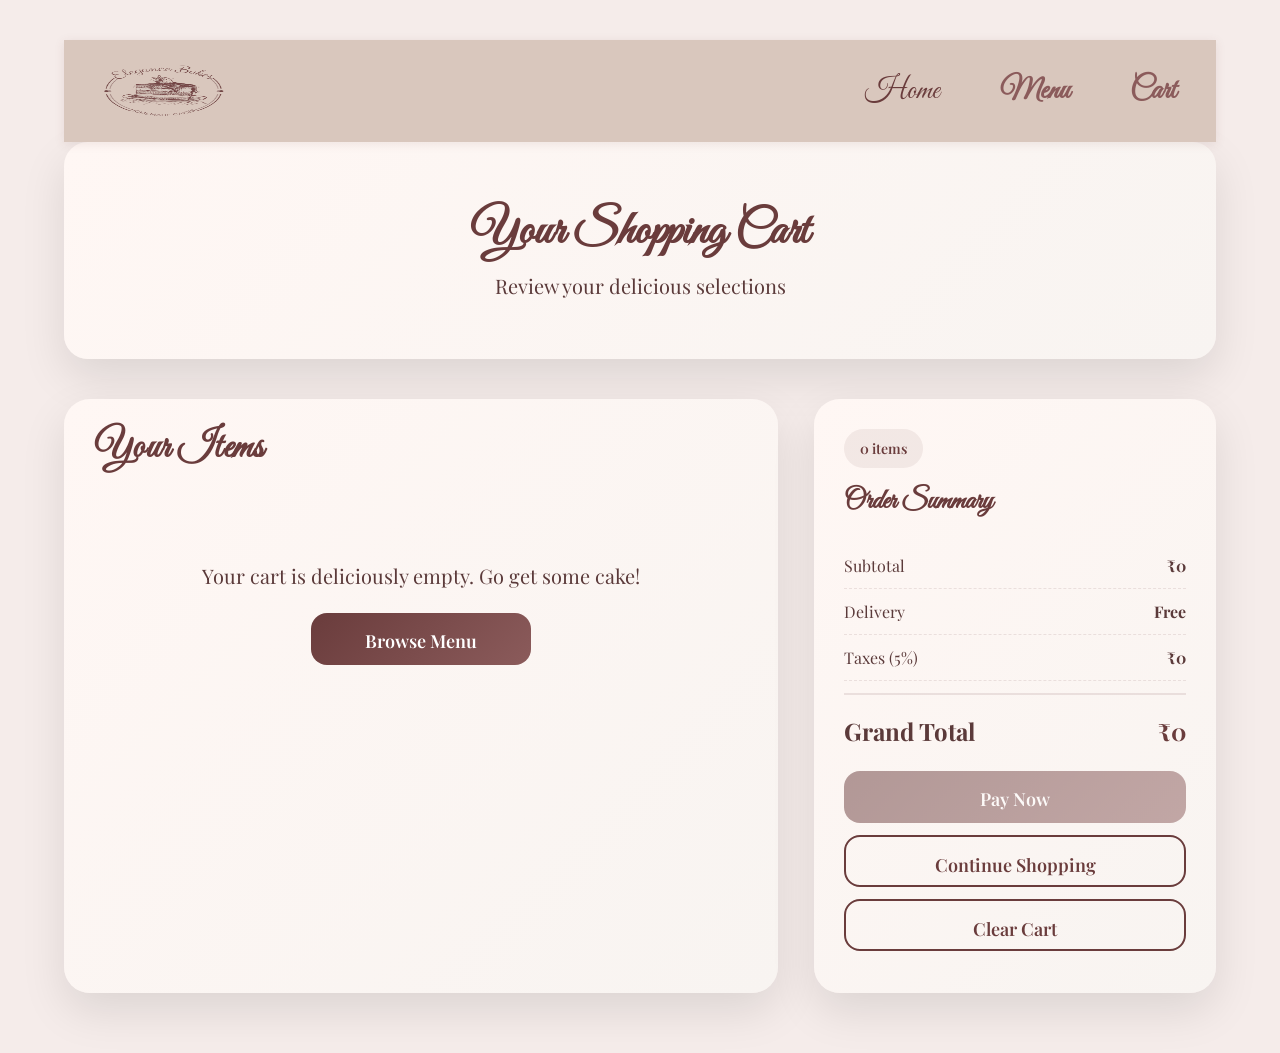
<file: cart.html>
<!DOCTYPE html>
<html lang="en">

<head>
  <meta charset="UTF-8" />
  <meta name="viewport" content="width=device-width, initial-scale=1.0" />
  <title>Your Cart | Elegance Bakes</title>
  <link
    href="https://fonts.googleapis.com/css2?family=Playfair+Display:wght@400;500;600;700&family=Great+Vibes&display=swap"
    rel="stylesheet">
  <link rel="stylesheet" href="style.css">
  <script src="js/auth.js"></script>
  <script src="js/loader.js"></script>
  <script src="js/toast.js"></script>
  <script src="https://checkout.razorpay.com/v1/checkout.js"></script>

  <style>
    :root {
      --bg: #f5ecea;
      --header: #d9c7bd;
      --primary: #6a3c3c;
      --primary-hover: #8b5b5b;
      --text-muted: #5b3a3a;
      --text-light: #c7a9a0;
      --card-bg: linear-gradient(135deg, #fff7f4, #f8f4f1);
      --border: rgba(106, 60, 60, 0.12);
      --shadow: 0 18px 45px rgba(0, 0, 0, 0.10);
      --shadow-hover: 0 35px 70px rgba(0, 0, 0, 0.18);
    }

    body {
      font-family: "Playfair Display", serif;
      background: var(--bg);
      overflow-x: hidden;
    }

    .cart-container {
      max-width: 1200px;
      margin: 40px auto;
      padding: 0 24px;
    }

    .cart-header {
      text-align: center;
      padding: 60px 20px;
      background: var(--card-bg);
      border-radius: 24px;
      box-shadow: var(--shadow);
      margin-bottom: 40px;
    }

    .cart-title {
      font-family: "Great Vibes", cursive;
      font-size: 48px;
      color: var(--primary);
      margin: 0 0 10px;
      letter-spacing: 0.4px;
    }

    .cart-subtitle {
      font-size: 20px;
      color: var(--text-muted);
      margin: 0;
    }

    .cart-grid {
      display: grid;
      grid-template-columns: 1.6fr 0.9fr;
      gap: 36px;
      margin-bottom: 60px;
    }

    @media (max-width:900px) {
      .cart-grid {
        grid-template-columns: 1fr;
        gap: 28px;
      }
    }

    .items-section {
      background: var(--card-bg);
      border-radius: 26px;
      overflow: hidden;
      box-shadow: var(--shadow);
    }

    .items-section h2 {
      font-family: "Great Vibes", cursive;
      font-size: 38px;
      color: var(--primary);
      margin: 0;
      padding: 26px 30px 0;
      letter-spacing: 0.4px;
    }

    .items-list {
      padding: 30px;
      max-height: 70vh;
      overflow-y: auto;
    }

    .empty-cart {
      padding: 60px 30px;
      text-align: center;
      color: var(--text-muted);
    }

    .empty-cart p {
      font-size: 20px;
      margin: 0 0 24px;
    }

    .cart-item {
      display: flex;
      gap: 20px;
      padding: 24px;
      background: white;
      border-radius: 20px;
      border: 1px solid var(--border);
      margin-bottom: 16px;
      transition: all 0.3s ease;
    }

    .cart-item:hover {
      transform: translateY(-4px);
      box-shadow: var(--shadow-hover);
    }

    .cart-thumb {
      width: 120px;
      height: 120px;
      object-fit: cover;
      border-radius: 18px;
      border: 1px solid var(--border);
      flex-shrink: 0;
    }

    .item-details {
      flex: 1;
    }

    .item-details h3 {
      font-size: 24px;
      color: var(--primary);
      margin: 0 0 8px;
      font-weight: 600;
    }

    .item-meta {
      color: var(--text-light);
      font-size: 16px;
      margin-bottom: 12px;
      font-weight: 500;
    }

    .item-controls {
      display: flex;
      flex-direction: column;
      gap: 12px;
      align-items: flex-end;
      min-width: 140px;
    }

    .qty-control {
      display: flex;
      align-items: center;
      gap: 12px;
      background: white;
      border: 1px solid var(--border);
      border-radius: 12px;
      padding: 4px;
    }

    .qty-btn {
      width: 42px;
      height: 42px;
      border: none;
      background: var(--header);
      color: var(--primary);
      border-radius: 10px;
      font-size: 20px;
      cursor: pointer;
      font-weight: 600;
      transition: all 0.2s;
    }

    .qty-btn:hover {
      background: var(--primary);
      color: white;
    }

    .qty-btn:disabled {
      opacity: 0.5;
      cursor: not-allowed;
    }

    .qty-display {
      min-width: 48px;
      text-align: center;
      font-weight: 700;
      font-size: 18px;
      color: var(--primary);
    }

    .line-total {
      font-size: 22px;
      color: var(--primary);
      font-weight: 700;
      margin: 8px 0;
    }

    .btn-remove {
      background: transparent;
      border: 1px solid var(--primary);
      color: var(--primary);
      padding: 8px 16px;
      border-radius: 12px;
      font-family: inherit;
      font-size: 14px;
      cursor: pointer;
      transition: all 0.2s;
    }

    .btn-remove:hover {
      background: var(--primary);
      color: white;
    }

    .summary-section {
      background: var(--card-bg);
      border-radius: 26px;
      padding: 30px;
      box-shadow: var(--shadow);
      height: fit-content;
    }

    .items-pill {
      display: inline-flex;
      gap: 8px;
      padding: 10px 16px;
      background: rgba(106, 60, 60, 0.08);
      color: var(--primary);
      border-radius: 20px;
      font-weight: 600;
      font-size: 14px;
      margin-bottom: 16px;
    }

    .summary-title {
      font-family: "Great Vibes", cursive;
      font-size: 28px;
      color: var(--primary);
      margin: 0 0 24px;
    }

    .summary-line {
      display: flex;
      justify-content: space-between;
      padding: 12px 0;
      border-bottom: 1px dashed var(--border);
      font-size: 16px;
    }

    .summary-line:last-child {
      border-bottom: none;
    }

    .summary-line span {
      color: var(--text-muted);
    }

    .summary-total {
      display: flex;
      justify-content: space-between;
      align-items: center;
      padding: 20px 0 16px;
      font-size: 24px;
      font-weight: 700;
      color: var(--primary);
      border-top: 2px solid var(--border);
      margin-top: 12px;
    }

    .btn {
      width: 100%;
      padding: 16px;
      border: none;
      border-radius: 16px;
      font-family: "Playfair Display", serif;
      font-size: 18px;
      font-weight: 600;
      cursor: pointer;
      transition: all 0.3s;
      text-decoration: none;
      display: block;
      text-align: center;
      margin-bottom: 12px;
    }

    .btn-primary {
      background: linear-gradient(135deg, #6a3c3c, #8b5b5b);
      color: white;
    }

    .btn-primary:hover {
      transform: translateY(-2px);
      box-shadow: var(--shadow-hover);
    }

    .btn-primary:disabled {
      opacity: 0.5;
      transform: none;
    }

    .btn-secondary {
      background: transparent;
      border: 2px solid var(--primary);
      color: var(--primary);
    }

    .btn-secondary:hover {
      background: var(--primary);
      color: white;
    }

    dialog {
      border: none;
      border-radius: 26px;
      padding: 0;
      max-width: 540px;
      width: 92vw;
      box-shadow: var(--shadow-hover);
    }

    dialog::backdrop {
      background: rgba(106, 60, 60, 0.4);
    }

    .modal-header {
      padding: 24px 30px 0;
      position: relative;
    }

    .modal-title {
      font-family: "Great Vibes", cursive;
      font-size: 32px;
      color: var(--primary);
      margin: 0;
    }

    .modal-close {
      position: absolute;
      top: 24px;
      right: 30px;
      background: none;
      border: none;
      font-size: 28px;
      color: var(--text-muted);
      cursor: pointer;
    }

    .modal-qr {
      width: 220px;
      height: 220px;
      object-fit: contain;
      border: 2px solid var(--border);
      border-radius: 20px;
      margin: 20px auto 10px;
      display: block;
    }

    .modal-amount {
      text-align: center;
      font-size: 22px;
      color: var(--primary);
      font-weight: 700;
      margin: 0 0 16px;
    }

    .modal-footer {
      padding: 0 30px 30px;
    }

    /* Delivery form inside modal */
    .delivery-form {
      padding: 0 30px;
    }

    .delivery-form label {
      display: block;
      font-size: 13px;
      font-weight: 700;
      color: var(--primary);
      text-transform: uppercase;
      letter-spacing: 0.5px;
      margin-bottom: 6px;
    }

    .delivery-form textarea,
    .delivery-form input[type="date"],
    .delivery-form input[type="text"] {
      width: 100%;
      padding: 12px 14px;
      border: 2px solid var(--border);
      border-radius: 12px;
      font-family: "Playfair Display", serif;
      font-size: 15px;
      color: var(--primary);
      background: white;
      box-sizing: border-box;
      transition: border-color 0.2s;
      margin-bottom: 14px;
      resize: none;
    }

    .delivery-form textarea:focus,
    .delivery-form input:focus {
      outline: none;
      border-color: var(--primary-hover);
      box-shadow: 0 0 0 3px rgba(106, 60, 60, 0.08);
    }

    .delivery-divider {
      height: 1px;
      background: var(--border);
      margin: 16px 30px 16px;
    }

    /* ── Razorpay-style Payment UI ── */
    #rzp-header {
      display: flex;
      justify-content: space-between;
      align-items: center;
      background: #2d3748;
      color: white;
      padding: 14px 20px;
      border-radius: 12px 12px 0 0;
    }

    #rzp-logo {
      font-size: 14px;
      font-weight: 700;
      letter-spacing: 0.5px;
    }

    #rzp-amount-strip {
      font-size: 14px;
    }

    #rzp-amount-strip strong {
      font-size: 18px;
      color: #81e6d9;
    }

    #rzp-tabs {
      display: flex;
      border-bottom: 2px solid #e2e8f0;
      background: #f7fafc;
    }

    .rzp-tab {
      flex: 1;
      padding: 12px 0;
      border: none;
      background: none;
      font-family: 'Playfair Display', serif;
      font-size: 14px;
      font-weight: 600;
      color: #718096;
      cursor: pointer;
      transition: all 0.2s;
      border-bottom: 3px solid transparent;
      margin-bottom: -2px;
    }

    .rzp-tab.active {
      color: #3182ce;
      border-bottom-color: #3182ce;
    }

    .rzp-tab:hover:not(.active) {
      color: #4a5568;
      background: #edf2f7;
    }

    .rzp-panel {
      padding: 16px 20px 0;
    }

    .rzp-label {
      font-size: 12px;
      font-weight: 700;
      color: #4a5568;
      text-transform: uppercase;
      letter-spacing: 0.5px;
      margin: 0 0 6px;
    }

    .rzp-hint {
      font-size: 12px;
      color: #a0aec0;
      margin: 10px 0 6px;
      text-align: center;
    }

    .rzp-input {
      width: 100%;
      padding: 11px 14px;
      border: 2px solid #e2e8f0;
      border-radius: 8px;
      font-family: 'Playfair Display', serif;
      font-size: 15px;
      color: #2d3748;
      box-sizing: border-box;
      transition: border-color 0.2s;
    }

    .rzp-input:focus {
      outline: none;
      border-color: #3182ce;
      box-shadow: 0 0 0 3px rgba(49, 130, 206, 0.1);
    }

    .rzp-input-row {
      display: flex;
      align-items: center;
      gap: 8px;
    }

    .rzp-verify {
      white-space: nowrap;
      color: #3182ce;
      font-size: 13px;
      font-weight: 700;
      cursor: pointer;
      padding: 4px 0;
    }

    .rzp-qr-box {
      display: flex;
      justify-content: center;
      padding: 8px 0 14px;
    }

    .rzp-banks {
      display: grid;
      grid-template-columns: repeat(3, 1fr);
      gap: 10px;
      padding-bottom: 16px;
    }

    .rzp-bank {
      border: 2px solid #e2e8f0;
      border-radius: 10px;
      padding: 14px 0;
      text-align: center;
      font-weight: 700;
      font-size: 14px;
      color: #4a5568;
      cursor: pointer;
      transition: all 0.2s;
    }

    .rzp-bank:hover,
    .rzp-bank.selected {
      border-color: #3182ce;
      color: #3182ce;
      background: #ebf8ff;
    }

    #rzp-processing,
    #rzp-success {
      display: flex;
      flex-direction: column;
      align-items: center;
      justify-content: center;
      padding: 36px 20px;
      text-align: center;
    }

    .rzp-spinner {
      width: 48px;
      height: 48px;
      border: 4px solid #e2e8f0;
      border-top-color: #3182ce;
      border-radius: 50%;
      animation: spin 0.8s linear infinite;
    }

    @keyframes spin {
      to {
        transform: rotate(360deg);
      }
    }

    .rzp-checkmark {
      width: 56px;
      height: 56px;
      border-radius: 50%;
      background: #2ecc71;
      color: white;
      font-size: 28px;
      font-weight: 900;
      display: flex;
      align-items: center;
      justify-content: center;
      animation: popIn 0.4s cubic-bezier(0.34, 1.56, 0.64, 1);
    }

    @keyframes popIn {
      from {
        transform: scale(0);
        opacity: 0;
      }

      to {
        transform: scale(1);
        opacity: 1;
      }
    }

    #rzp-footer {
      padding: 14px 20px 20px;
    }

    .rzp-pay-btn {
      width: 100%;
      padding: 15px;
      background: #3182ce;
      color: white;
      border: none;
      border-radius: 10px;
      font-family: 'Playfair Display', serif;
      font-size: 17px;
      font-weight: 700;
      cursor: pointer;
      transition: background 0.2s, transform 0.2s;
    }

    .rzp-pay-btn:hover {
      background: #2b6cb0;
      transform: translateY(-1px);
    }

    .rzp-pay-btn:disabled {
      background: #a0aec0;
      cursor: not-allowed;
      transform: none;
    }
  </style>
</head>

<body>
  <div class="cart-container">
    <header style="background:#d9c7bd;padding:25px 40px;position:sticky;top:0;z-index:100;">
      <div style="max-width:1200px;margin:auto;display:flex;justify-content:space-between;align-items:center;">
        <div class="logo">
          <img src="logo.png" alt="Elegance Bakes" style="width:120px;cursor:pointer;"
            onerror="this.onerror=null;this.src='default-image.png';">
        </div>
        <nav>
          <ul style="list-style:none;display:flex;gap:60px;padding:0;margin:0;">
            <li><a href="index.html"
                style="font-family:'Great Vibes',cursive;font-size:30px;color:#6a3c3c;text-decoration:none;">Home</a>
            </li>
            <li><a href="menu.html"
                style="font-family:'Great Vibes',cursive;font-size:30px;color:#8b5b5b;text-decoration:none;font-weight:bold;">Menu</a>
            </li>
            <li><a href="cart.html"
                style="font-family:'Great Vibes',cursive;font-size:30px;color:#8b5b5b;text-decoration:none;font-weight:bold;">Cart</a>
            </li>
          </ul>
        </nav>
      </div>
    </header>

    <div class="cart-header">
      <h1 class="cart-title">Your Shopping Cart</h1>
      <p class="cart-subtitle">Review your delicious selections</p>
    </div>

    <div class="cart-grid">
      <section class="items-section">
        <h2>Your Items</h2>
        <div class="items-list" id="cartItems"></div>
      </section>
      <aside class="summary-section">
        <div class="items-pill" id="itemsCount">0 items</div>
        <h3 class="summary-title">Order Summary</h3>
        <div class="summary-line"><span>Subtotal</span><strong id="subtotal">₹0</strong></div>
        <div class="summary-line"><span>Delivery</span><strong>Free</strong></div>
        <div class="summary-line"><span>Taxes (5%)</span><strong id="taxes">₹0</strong></div>
        <div class="summary-total"><span>Grand Total</span><strong id="grandTotal">₹0</strong></div>
        <button class="btn btn-primary" id="payNow" disabled>Pay Now</button>
        <a href="menu.html" class="btn btn-secondary">Continue Shopping</a>
        <button class="btn btn-secondary" id="clearCart" disabled>Clear Cart</button>
      </aside>
    </div>
  </div>

  <dialog id="paymentModal">
    <div class="modal-header">
      <h3 class="modal-title">Complete Your Order</h3>
      <button class="modal-close" id="closeModal">&times;</button>
    </div>

    <!-- Step 1: Delivery Details -->
    <div id="deliveryStep">
      <div style="padding:16px 30px 0;">
        <p style="font-size:14px;color:var(--text-muted);margin:0 0 14px;">📦 Please fill in your delivery details
          before paying.</p>
      </div>
      <div class="delivery-form">
        <label for="deliveryAddress">📍 Delivery Address</label>
        <textarea id="deliveryAddress" rows="3" placeholder="Flat no., street, area, city, pincode…"
          required></textarea>

        <label for="deliveryDate">🗓️ Preferred Delivery Date</label>
        <input type="date" id="deliveryDate" required>
        <p style="font-size:12px;color:var(--text-light);margin-top:-10px;margin-bottom:14px;">⏱ Please allow at least 2
          days for baking.</p>
      </div>
      <div class="modal-footer" style="padding-top:4px;">
        <button class="btn btn-primary" id="proceedToPayBtn">Continue to Payment →</button>
      </div>
    </div>

  </dialog>

  <script>
    const LS_KEY = 'bakeryCart';
    const cartItemsEl = document.getElementById('cartItems');
    const itemsCountEl = document.getElementById('itemsCount');
    const subtotalEl = document.getElementById('subtotal');
    const taxesEl = document.getElementById('taxes');
    const grandTotalEl = document.getElementById('grandTotal');
    const payNowBtn = document.getElementById('payNow');
    const clearCartBtn = document.getElementById('clearCart');
    const paymentModal = document.getElementById('paymentModal');
    const modalAmountEl = document.getElementById('rzp-pay-amount');
    const closeModalBtn = document.getElementById('closeModal');

    function formatPrice(num) {
      return '₹' + Math.round(num || 0).toLocaleString();
    }

    function readCart() {
      try {
        return JSON.parse(localStorage.getItem(LS_KEY)) || [];
      } catch {
        return [];
      }
    }

    function writeCart(cart) {
      localStorage.setItem(LS_KEY, JSON.stringify(cart));
    }

    // Normalize item for DISPLAY only — does NOT change stored id
    function normalizeItem(item) {
      const rawName = (item.name || item.title || 'Unknown Cake').trim();
      const price = Number(item.price) || Number(item.original_price) || 0;
      const qty = Math.max(1, Number(item.qty) || Number(item.quantity) || 1);
      const kg = Number(item.kg) || 1;
      const image = item.image || item.img || 'default-image.png';

      // Strip any existing "(Xkg)" suffix so we never double-append it
      const cleanName = rawName.replace(/\s*\([\d.]+\s*kg\)/gi, '').trim();
      const displayName = kg > 1 ? `${cleanName} (${kg}kg)` : cleanName;

      // Preserve the ORIGINAL stored id — never regenerate it
      const id = item.id || rawName.toLowerCase().replace(/[^a-z0-9]/g, '-');

      return { id, name: displayName, price, qty, image, kg };
    }

    function renderCart() {
      const rawCart = readCart();
      const cart = rawCart.map(normalizeItem).filter(item => item.price > 0); // Filter out invalid items

      // Clean up cart if all items are invalid
      if (cart.length === 0 && rawCart.length > 0) {
        localStorage.removeItem(LS_KEY);
        renderCart();
        return;
      }

      if (cart.length === 0) {
        cartItemsEl.innerHTML = `<div class="empty-cart">
          <p>Your cart is deliciously empty. Go get some cake!</p>
          <a href="menu.html" class="btn btn-primary" style="max-width:220px;margin:0 auto;">Browse Menu</a>
        </div>`;
        itemsCountEl.textContent = '0 items';
        subtotalEl.textContent = formatPrice(0);
        taxesEl.textContent = formatPrice(0);
        grandTotalEl.textContent = formatPrice(0);
        payNowBtn.disabled = true;
        payNowBtn.style.opacity = '0.5';
        clearCartBtn.disabled = true;
        return;
      }

      // Enable buttons
      payNowBtn.disabled = false;
      payNowBtn.style.opacity = '1';
      clearCartBtn.disabled = false;

      // Calculate totals
      const totalItems = cart.reduce((sum, item) => sum + item.qty, 0);
      const subtotal = cart.reduce((sum, item) => sum + (item.price * item.qty), 0);
      const taxes = subtotal * 0.05;
      const grandTotal = subtotal + taxes;

      // Update display
      itemsCountEl.textContent = `${totalItems} item${totalItems === 1 ? '' : 's'}`;
      subtotalEl.textContent = formatPrice(subtotal);
      taxesEl.textContent = formatPrice(taxes);
      grandTotalEl.textContent = formatPrice(grandTotal);
      if (modalAmountEl) modalAmountEl.textContent = formatPrice(grandTotal);

      // Render items
      cartItemsEl.innerHTML = cart.map(item => {
        const lineTotal = item.price * item.qty;
        return `<div class="cart-item" data-id="${item.id}">
          <img class="cart-thumb" src="${item.image}" alt="${item.name}" onerror="this.onerror=null;this.src='default-image.png';">
          <div class="item-details">
            <h3>${item.name}</h3>
            <p class="item-meta">${formatPrice(item.price)} each</p>
            <div class="item-controls">
              <div class="qty-control">
                <button class="qty-btn" onclick="changeQty('${item.id}',-1)">−</button>
                <span class="qty-display">${item.qty}</span>
                <button class="qty-btn" onclick="changeQty('${item.id}',1)">+</button>
              </div>
              <div class="line-total">${formatPrice(lineTotal)}</div>
              <button class="btn-remove" onclick="removeItem('${item.id}')">Remove</button>
            </div>
          </div>
        </div>`;
      }).join('');
    }

    function changeQty(id, delta) {
      // Work on RAW cart items — do NOT normalize before saving
      const cart = readCart();
      const itemIndex = cart.findIndex(i => i.id === id);
      if (itemIndex === -1) return;

      cart[itemIndex].qty = Math.max(1, (Number(cart[itemIndex].qty) || 1) + delta);

      if (cart[itemIndex].qty === 0) {
        cart.splice(itemIndex, 1);
      }

      writeCart(cart);
      renderCart();
    }

    function removeItem(id) {
      // Match by the raw stored id
      const cart = readCart().filter(item => item.id !== id);
      writeCart(cart);
      renderCart();
    }

    // ── Delivery Date: set min to today+2 ──
    const deliveryDateInput = document.getElementById('deliveryDate');
    const minDate = new Date();
    minDate.setDate(minDate.getDate() + 2);
    if (deliveryDateInput) deliveryDateInput.min = minDate.toISOString().split('T')[0];

    // ── Open modal (delivery step only) ──
    payNowBtn?.addEventListener('click', () => {
      if (readCart().length > 0) {
        paymentModal.showModal();
      }
    });

    closeModalBtn?.addEventListener('click', () => paymentModal.close());

    // ── Proceed to Payment: close modal, then open Razorpay ──
    document.getElementById('proceedToPayBtn')?.addEventListener('click', async () => {
      const deliveryAddress = document.getElementById('deliveryAddress').value.trim();
      const deliveryDate = document.getElementById('deliveryDate').value;

      if (!deliveryAddress) { showToast('Please enter your delivery address.', 'warning'); return; }
      if (!deliveryDate) { showToast('Please choose a delivery date.', 'warning'); return; }

      const cart = readCart().map(normalizeItem).filter(i => i.price > 0);
      if (cart.length === 0) { paymentModal.close(); return; }

      const subtotal = cart.reduce((sum, i) => sum + i.price * i.qty, 0);
      const grandTotal = Math.round(subtotal * 1.05 * 100) / 100;

      // Close the delivery modal BEFORE Razorpay opens
      paymentModal.close();

      const proceedBtn = document.getElementById('proceedToPayBtn');
      proceedBtn.disabled = true;
      proceedBtn.textContent = '⏳ Connecting to Razorpay…';

      try {
        // Create Razorpay order server-side
        const orderRes = await fetch('api/create_razorpay_order.php', {
          method: 'POST',
          headers: { 'Content-Type': 'application/json' },
          body: JSON.stringify({ amount: grandTotal })
        });
        const orderData = await orderRes.json();

        proceedBtn.disabled = false;
        proceedBtn.textContent = 'Continue to Payment →';

        if (orderData.status !== 'success') {
          showToast('❌ ' + (orderData.message || 'Could not start payment'), 'error');
          return;
        }

        // Open Razorpay checkout popup
        const rzp = new Razorpay({
          key: orderData.key_id,
          amount: orderData.amount,
          currency: 'INR',
          name: 'Elegance Bakes',
          description: `Order for ${cart.length} item(s)`,
          order_id: orderData.order_id,
          theme: { color: '#6a3c3c' },

          handler: async function (response) {
            showToast('✅ Payment received! Saving your order…', 'success', 3000);

            try {
              const verifyRes = await fetch('api/verify_payment.php', {
                method: 'POST',
                headers: { 'Content-Type': 'application/json' },
                body: JSON.stringify({
                  razorpay_order_id: response.razorpay_order_id,
                  razorpay_payment_id: response.razorpay_payment_id,
                  razorpay_signature: response.razorpay_signature,
                  items: cart,
                  delivery_address: deliveryAddress,
                  delivery_date: deliveryDate,
                  user_id: localStorage.getItem('userId') || null   // session fallback for InfinityFree
                })
              });
              const verifyData = await verifyRes.json();

              // Store order details for confirmation page
              sessionStorage.setItem('lastOrder', JSON.stringify({
                items: cart,
                delivery_address: deliveryAddress,
                delivery_date: deliveryDate,
                payment_id: response.razorpay_payment_id,
                email: verifyData.email || ''
              }));

              // Clear cart
              localStorage.removeItem(LS_KEY);

              if (verifyData.status === 'success') {
                // ✅ Redirect to order confirmation page
                window.location.href = 'order-confirmation.html';
              } else {
                renderCart();
                showToast('⚠️ Payment done but order save failed. Please contact support with ID: ' + response.razorpay_payment_id, 'warning', 10000);
              }
            } catch {
              renderCart();
              showToast('⚠️ Payment done but verification failed. Please contact support.', 'warning', 8000);
            }
          },

          modal: {
            ondismiss: function () {
              showToast('Payment cancelled.', 'info');
            }
          }
        });

        rzp.open();

      } catch (err) {
        proceedBtn.disabled = false;
        proceedBtn.textContent = 'Continue to Payment →';
        showToast('❌ Network error. Please try again.', 'error');
        console.error(err);
      }
    });

    clearCartBtn?.addEventListener('click', () => {
      if (confirm('Clear all items from cart?')) {
        localStorage.removeItem(LS_KEY);
        renderCart();
      }
    });

    // Global functions for onclick handlers
    window.changeQty = changeQty;
    window.removeItem = removeItem;

    // Initial render
    renderCart();
  </script>

  <!-- Removed missing JS files -->

  <!-- ===== STEP 2: YOUR AUTH MODAL (PASTE BEFORE </body>) ===== -->
  <div class="auth-modal" id="authModal">
    <div class="auth-modal-inner">
      <button class="close-btn-modal" onclick="closeAuth()">×</button>

      <!-- LOGIN -->
      <div class="form-box login">
        <h2>Login</h2>
        <form id="loginForm">
          <div class="input-box">
            <input type="email" id="loginEmail" placeholder="Email" required>
          </div>
          <div class="input-box">
            <input type="text" id="loginOTP" placeholder="Enter OTP" maxlength="6">
          </div>
          <button class="btn" type="submit">Login</button>
        </form>
      </div>

      <!-- REGISTER -->
      <div class="form-box register">
        <h2>Register</h2>
        <form id="registerForm">
          <div class="input-box">
            <input type="text" id="regName" placeholder="Full Name" required>
          </div>
          <div class="input-box">
            <input type="email" id="regEmail" placeholder="Email" required>
          </div>
          <div class="input-box" id="otpField" style="display:none;">
            <input type="text" id="regOTP" placeholder="Enter OTP" maxlength="6">
          </div>
          <button type="button" class="btn" id="sendOTPBtn">Send OTP</button>
          <button type="submit" class="btn" id="registerBtn" style="display:none;">Register</button>
        </form>
      </div>
    </div>
  </div>
  <!-- ===== END MODAL ===== -->
</body>

</html>
</file>
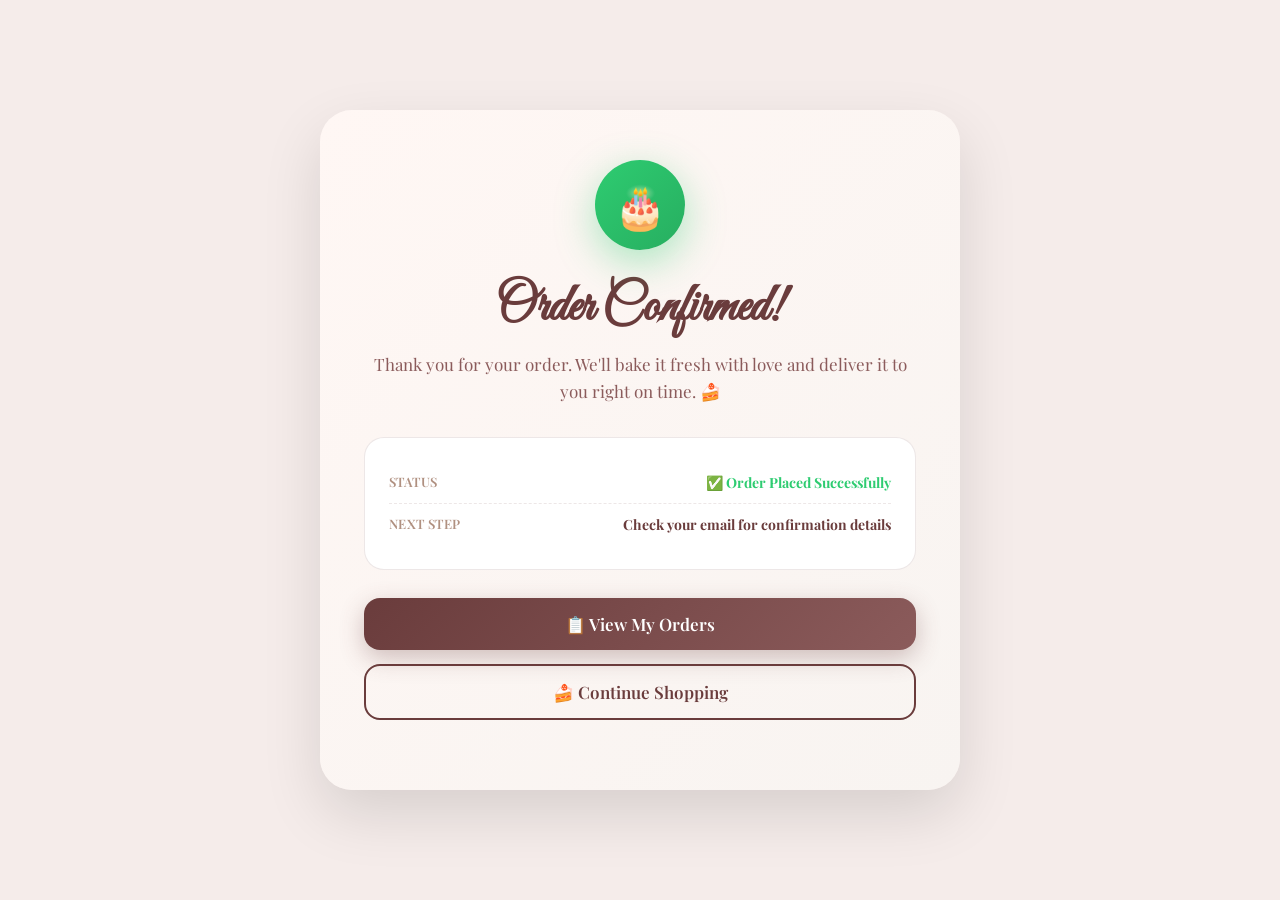
<file: order-confirmation.html>
<!DOCTYPE html>
<html lang="en">

<head>
    <meta charset="UTF-8" />
    <meta name="viewport" content="width=device-width, initial-scale=1.0" />
    <title>Order Confirmed! | Elegance Bakes</title>
    <link
        href="https://fonts.googleapis.com/css2?family=Playfair+Display:wght@400;500;600;700&family=Great+Vibes&display=swap"
        rel="stylesheet">
    <style>
        :root {
            --bg: #f5ecea;
            --primary: #6a3c3c;
            --primary-light: #8b5b5b;
            --gold: #d4a574;
            --card-bg: linear-gradient(135deg, #fff7f4, #f8f4f1);
            --shadow: 0 24px 60px rgba(0, 0, 0, 0.12);
            --border: rgba(106, 60, 60, 0.12);
        }

        * {
            margin: 0;
            padding: 0;
            box-sizing: border-box;
        }

        body {
            font-family: "Playfair Display", serif;
            background: var(--bg);
            min-height: 100vh;
            display: flex;
            flex-direction: column;
            align-items: center;
            justify-content: center;
            padding: 40px 20px;
        }

        .confetti-container {
            position: fixed;
            top: 0;
            left: 0;
            right: 0;
            pointer-events: none;
            z-index: 0;
        }

        .card {
            background: var(--card-bg);
            border-radius: 32px;
            padding: 50px 44px;
            box-shadow: var(--shadow);
            max-width: 640px;
            width: 100%;
            text-align: center;
            position: relative;
            z-index: 1;
            animation: slideUp 0.6s cubic-bezier(0.34, 1.56, 0.64, 1);
        }

        @keyframes slideUp {
            from {
                transform: translateY(40px);
                opacity: 0;
            }

            to {
                transform: translateY(0);
                opacity: 1;
            }
        }

        .success-icon {
            width: 90px;
            height: 90px;
            background: linear-gradient(135deg, #2ecc71, #27ae60);
            border-radius: 50%;
            display: flex;
            align-items: center;
            justify-content: center;
            margin: 0 auto 28px;
            font-size: 42px;
            box-shadow: 0 12px 40px rgba(46, 204, 113, 0.4);
            animation: popIn 0.5s 0.3s cubic-bezier(0.34, 1.56, 0.64, 1) both;
        }

        @keyframes popIn {
            from {
                transform: scale(0);
                opacity: 0;
            }

            to {
                transform: scale(1);
                opacity: 1;
            }
        }

        .title {
            font-family: "Great Vibes", cursive;
            font-size: 52px;
            color: var(--primary);
            margin-bottom: 10px;
            line-height: 1.2;
        }

        .subtitle {
            font-size: 17px;
            color: #8b5b5b;
            margin-bottom: 32px;
            line-height: 1.6;
        }

        .order-details {
            background: white;
            border-radius: 20px;
            padding: 24px;
            border: 1px solid var(--border);
            margin-bottom: 28px;
            text-align: left;
        }

        .detail-row {
            display: flex;
            justify-content: space-between;
            align-items: flex-start;
            padding: 11px 0;
            border-bottom: 1px dashed var(--border);
            gap: 16px;
        }

        .detail-row:last-child {
            border-bottom: none;
        }

        .detail-label {
            font-size: 13px;
            color: #b09080;
            font-weight: 600;
            text-transform: uppercase;
            letter-spacing: 0.4px;
            flex-shrink: 0;
        }

        .detail-value {
            font-size: 14px;
            color: var(--primary);
            font-weight: 700;
            text-align: right;
            word-break: break-word;
        }

        .items-list {
            background: white;
            border-radius: 20px;
            padding: 20px 24px;
            border: 1px solid var(--border);
            margin-bottom: 28px;
            text-align: left;
        }

        .items-list h3 {
            font-size: 16px;
            color: var(--primary);
            margin-bottom: 14px;
            font-weight: 700;
        }

        .order-item {
            display: flex;
            justify-content: space-between;
            align-items: center;
            padding: 8px 0;
            border-bottom: 1px dashed var(--border);
            font-size: 14px;
            color: #5b3a3a;
        }

        .order-item:last-child {
            border-bottom: none;
        }

        .order-item-qty {
            background: rgba(106, 60, 60, 0.08);
            color: var(--primary);
            padding: 2px 10px;
            border-radius: 20px;
            font-size: 12px;
            font-weight: 700;
            margin-left: 8px;
        }

        .total-row {
            display: flex;
            justify-content: space-between;
            align-items: center;
            padding: 14px 24px;
            background: linear-gradient(135deg, #6a3c3c, #8b5b5b);
            border-radius: 14px;
            margin-bottom: 28px;
        }

        .total-row span {
            color: rgba(255, 255, 255, 0.85);
            font-size: 15px;
        }

        .total-row strong {
            color: white;
            font-size: 22px;
            font-weight: 700;
        }

        .email-notice {
            background: rgba(46, 204, 113, 0.08);
            border: 1px solid rgba(46, 204, 113, 0.25);
            border-radius: 14px;
            padding: 14px 20px;
            font-size: 14px;
            color: #27ae60;
            margin-bottom: 28px;
        }

        .btn-row {
            display: flex;
            gap: 14px;
            flex-direction: column;
        }

        .btn {
            padding: 15px 24px;
            border-radius: 16px;
            font-family: "Playfair Display", serif;
            font-size: 17px;
            font-weight: 600;
            cursor: pointer;
            border: none;
            transition: all 0.3s;
            text-decoration: none;
            display: block;
            text-align: center;
        }

        .btn-primary {
            background: linear-gradient(135deg, #6a3c3c, #8b5b5b);
            color: white;
            box-shadow: 0 8px 24px rgba(106, 60, 60, 0.3);
        }

        .btn-primary:hover {
            transform: translateY(-3px);
            box-shadow: 0 14px 36px rgba(106, 60, 60, 0.4);
        }

        .btn-secondary {
            background: transparent;
            border: 2px solid var(--primary);
            color: var(--primary);
        }

        .btn-secondary:hover {
            background: var(--primary);
            color: white;
        }

        .payment-id {
            font-size: 11px;
            color: #b09080;
            margin-top: 20px;
        }

        @media (max-width: 500px) {
            .card {
                padding: 36px 24px;
            }

            .title {
                font-size: 40px;
            }
        }
    </style>
</head>

<body>

    <div class="card">
        <div class="success-icon">🎂</div>
        <h1 class="title">Order Confirmed!</h1>
        <p class="subtitle">Thank you for your order. We'll bake it fresh with love and deliver it to you right on time.
            🍰</p>

        <div class="order-details" id="orderDetails">
            <!-- filled by JS -->
        </div>

        <div class="items-list" id="itemsList" style="display:none;">
            <h3>🛒 Items Ordered</h3>
            <div id="itemsContainer"></div>
        </div>

        <div class="total-row" id="totalRow" style="display:none;">
            <span>Grand Total (incl. 5% tax)</span>
            <strong id="grandTotalDisplay">₹0</strong>
        </div>

        <div class="email-notice" id="emailNotice" style="display:none;">
            📧 A confirmation email has been sent to <strong id="userEmail">your email</strong>.
        </div>

        <div class="btn-row">
            <a href="dashboard.html" class="btn btn-primary">📋 View My Orders</a>
            <a href="menu.html" class="btn btn-secondary">🍰 Continue Shopping</a>
        </div>

        <p class="payment-id" id="paymentIdDisplay"></p>
    </div>

    <script>
        function formatPrice(num) {
            return '₹' + Math.round(num || 0).toLocaleString('en-IN');
        }

        // Read order data from sessionStorage (set by cart.html after payment)
        const orderData = (() => {
            try {
                return JSON.parse(sessionStorage.getItem('lastOrder')) || null;
            } catch { return null; }
        })();

        const detailsEl = document.getElementById('orderDetails');
        const itemsListEl = document.getElementById('itemsList');
        const itemsContainerEl = document.getElementById('itemsContainer');
        const totalRowEl = document.getElementById('totalRow');
        const grandTotalEl = document.getElementById('grandTotalDisplay');
        const emailNoticeEl = document.getElementById('emailNotice');
        const userEmailEl = document.getElementById('userEmail');
        const paymentIdEl = document.getElementById('paymentIdDisplay');

        if (orderData) {
            // Address
            const addr = orderData.delivery_address || '—';
            const date = orderData.delivery_date
                ? new Date(orderData.delivery_date).toLocaleDateString('en-IN', { weekday: 'long', day: '2-digit', month: 'long', year: 'numeric' })
                : '—';
            const payId = orderData.payment_id || '';
            const email = orderData.email || '';

            detailsEl.innerHTML = `
        <div class="detail-row">
          <span class="detail-label">📍 Delivery Address</span>
          <span class="detail-value">${addr}</span>
        </div>
        <div class="detail-row">
          <span class="detail-label">🗓️ Expected Delivery</span>
          <span class="detail-value">${date}</span>
        </div>
        <div class="detail-row">
          <span class="detail-label">💳 Payment Status</span>
          <span class="detail-value" style="color:#2ecc71;">✅ Paid</span>
        </div>
      `;

            // Items
            if (orderData.items && orderData.items.length > 0) {
                itemsListEl.style.display = '';
                totalRowEl.style.display = '';

                let grandTotal = 0;
                itemsContainerEl.innerHTML = orderData.items.map(item => {
                    const lineTotal = item.price * item.qty;
                    const lineTotalWithTax = Math.round(lineTotal * 1.05 * 100) / 100;
                    grandTotal += lineTotalWithTax;
                    return `
            <div class="order-item">
              <span>${item.name}<span class="order-item-qty">x${item.qty}</span></span>
              <span style="font-weight:700;">${formatPrice(item.price * item.qty)}</span>
            </div>`;
                }).join('');

                grandTotalEl.textContent = formatPrice(grandTotal);
            }

            // Email notice
            if (email) {
                emailNoticeEl.style.display = '';
                userEmailEl.textContent = email;
            }

            // Payment ID
            if (payId) {
                paymentIdEl.textContent = 'Payment ID: ' + payId;
            }

            // Clear the session data so refreshing doesn't re-show stale info
            sessionStorage.removeItem('lastOrder');
        } else {
            // No order data — user might have navigated directly
            detailsEl.innerHTML = `
        <div class="detail-row">
          <span class="detail-label">Status</span>
          <span class="detail-value" style="color:#2ecc71;">✅ Order Placed Successfully</span>
        </div>
        <div class="detail-row">
          <span class="detail-label">Next Step</span>
          <span class="detail-value">Check your email for confirmation details</span>
        </div>
      `;
        }
    </script>
</body>

</html>
</file>
<file: style.css>
/* ================= RESET ================= */
* {
  margin: 0;
  padding: 0;
  box-sizing: border-box;
}

body {
  font-family: "Playfair Display", serif;
  background: #f5ecea;
  overflow-x: hidden;
}

/* ================= HEADER ================= */
header {
  background: #d9c7bd;
  padding: 14px 48px;
  position: sticky;
  top: 0;
  z-index: 100;
  box-shadow: 0 2px 10px rgba(106, 60, 60, 0.1);
}

.header-container {
  max-width: 1200px;
  margin: 0 auto;
  display: flex;
  justify-content: space-between;
  align-items: center;
}

/* Logo */
.logo img {
  width: auto;
  height: 52px;
  cursor: pointer;
  display: block;
}

/* Nav */
nav ul {
  list-style: none;
  display: flex;
  gap: 48px;
  padding: 0;
  margin: 0;
}

nav ul li a {
  font-family: "Great Vibes", cursive;
  font-size: 28px;
  color: #6a3c3c;
  text-decoration: none;
  display: inline-block;
  transition: color 0.2s, transform 0.25s cubic-bezier(0.34, 1.56, 0.64, 1);
}

nav ul li a:hover {
  color: #8b5b5b;
  transform: scale(1.15);
}

nav ul li a.active {
  color: #a0724a;
}

/* Icons */
.header-icons {
  display: flex;
  align-items: center;
  gap: 18px;
}

.header-icon-link {
  display: flex;
  align-items: center;
  opacity: 0.75;
  transition: transform 0.2s, opacity 0.2s;
}

.header-icon-link:hover {
  transform: scale(1.15);
  opacity: 1;
}

.header-icon-link img {
  width: 24px;
  height: 24px;
  display: block;
}

/* User avatar circle */
.user-avatar {
  width: 30px;
  height: 30px;
  border-radius: 50%;
  background: linear-gradient(135deg, #6a3c3c, #a0724a);
  color: white;
  display: flex;
  align-items: center;
  justify-content: center;
  font-size: 13px;
  font-weight: 700;
  font-family: "Playfair Display", serif;
  cursor: pointer;
  flex-shrink: 0;
  transition: transform 0.2s;
}

.user-avatar:hover {
  transform: scale(1.1);
}

.user-menu-wrap {
  display: none;
  align-items: center;
  gap: 6px;
}

.logout-btn {
  background: none;
  border: none;
  cursor: pointer;
  font-size: 15px;
  opacity: 0.6;
  padding: 0;
  transition: opacity 0.2s;
}

.logout-btn:hover {
  opacity: 1;
}

/* Mobile — just shrink, hide nav */
@media (max-width: 768px) {
  header {
    padding: 12px 16px;
  }

  .logo img {
    width: 72px;
  }

  nav {
    display: none;
  }

  .header-icons {
    gap: 14px;
  }
}



/* ================= WAVE ================= */
.wave {
  background: #d9c7bd;
  line-height: 0;
}

/* ================= REVEAL ================= */
.reveal {
  opacity: 1;
  transform: translateY(18px);
  transition: 0.7s ease;
}

.reveal.show {
  opacity: 1;
  transform: translateY(0);
}

/* ================= HOME ================= */
.bakery-home {
  max-width: 1200px;
  margin: 40px auto;
  padding: 0 24px;
  display: flex;
  flex-direction: column;
  align-items: center;
}

/* INTRO */
.intro {
  text-align: center;
  padding: 60px 20px;
  background: linear-gradient(135deg, #f8f4f1, #f5ecea);
  border-radius: 24px;
  max-width: 1000px;
  width: 100%;
}

.intro-title {
  font-size: 48px;
  color: #6a3c3c;
  margin-bottom: 20px;
}

.intro-text {
  font-size: 20px;
  color: #5b3a3a;
  max-width: 700px;
  margin: auto;
}

.intro-stats {
  display: flex;
  justify-content: center;
  gap: 60px;
  margin-top: 40px;
}

.stat span {
  font-size: 36px;
  color: #d9c7bd;
  font-weight: bold;
}

/* ================= PRODUCTS (UPGRADED) ================= */

.products-grid {
  margin: 120px 0;
  width: 100%;
  text-align: center;
}

/* Title polish */
.products-grid .section-title {
  font-size: 38px;
  color: #6a3c3c;
  margin-bottom: 10px;
  letter-spacing: 0.4px;
}

/* Grid */
.product-cards-grid {
  display: grid;
  grid-template-columns: repeat(auto-fit, minmax(240px, 1fr));
  gap: 36px;
  margin-top: 70px;
  max-width: 1100px;
  margin-left: auto;
  margin-right: auto;
}

/* Card */
.product-card {
  background: linear-gradient(135deg, #fff7f4, #f8f4f1);
  border-radius: 26px;
  overflow: hidden;
  box-shadow: 0 18px 45px rgba(0, 0, 0, 0.10);
  transition: transform 0.45s ease, box-shadow 0.45s ease;
  position: relative;
}

/* Floating effect */
.product-card:hover {
  transform: translateY(-10px);
  box-shadow: 0 35px 70px rgba(0, 0, 0, 0.18);
}

/* Image */
.product-image {
  width: 100%;
  height: 260px;
  object-fit: cover;
  border-radius: 26px 26px 0 0;
  transition: transform 0.6s ease;
}

/* Subtle zoom on hover */
.product-card:hover .product-image {
  transform: scale(1.05);
}

/* Details */
.product-details {
  padding: 26px 22px 30px;
  text-align: left;
}

/* Product name */
.product-details h3 {
  font-size: 22px;
  color: #6a3c3c;
  margin-bottom: 6px;
  font-weight: 600;
}

/* Price */
.product-details p {
  color: #c7a9a0;
  font-weight: 600;
  font-size: 15px;
  margin-bottom: 14px;
}

/* List */
.product-details ul {
  list-style: none;
  margin-top: 10px;
  padding: 0;
}

.product-details li {
  color: #5b3a3a;
  font-size: 15px;
  line-height: 1.6;
  padding-left: 18px;
  position: relative;
}

/* Custom bullet */
.product-details li::before {
  content: "✦";
  position: absolute;
  left: 0;
  top: 0;
  color: #d9c7bd;
  font-size: 14px;
}

/* ================= MOBILE ================= */
@media (max-width: 900px) {
  .product-cards-grid {
    grid-template-columns: 1fr;
    max-width: 420px;
    gap: 28px;
  }

  .product-image {
    height: 230px;
  }
}

/* ================= SECTION SEPARATOR ================= */
.section-separator {
  width: 100%;
  height: 140px;
  background: linear-gradient(to bottom,
      rgba(245, 236, 234, 0) 0%,
      #f5ecea 50%,
      rgba(245, 236, 234, 0) 100%);
}

/* ================= CUSTOM CREATIONS ================= */
.custom-cakes {
  max-width: 1100px;
  margin: 0 auto;
  text-align: center;
}

.custom-grid {
  display: grid;
  grid-template-columns: repeat(auto-fit, minmax(260px, 1fr));
  gap: 40px;
  margin-top: 80px;
}

.custom-card {
  background: linear-gradient(135deg, #fff7f4, #f8f4f1);
  border-radius: 24px;
  padding: 22px;
  box-shadow: 0 20px 45px rgba(0, 0, 0, 0.1);
  transition: transform 0.4s ease, box-shadow 0.4s ease;
  text-align: left;
}

.custom-card:hover {
  transform: translateY(-10px);
  box-shadow: 0 35px 70px rgba(0, 0, 0, 0.18);
}

.custom-image {
  width: 100%;
  height: 170px;
  object-fit: cover;
  border-radius: 18px;
  margin-bottom: 18px;
}

.custom-card h3 {
  font-size: 22px;
  color: #6a3c3c;
  margin-bottom: 8px;
}

.custom-card p {
  font-size: 15px;
  color: #5b3a3a;
  line-height: 1.6;
}

/* Asymmetric feel */
.tilt-left {
  transform: rotate(-0.6deg);
}

.tilt-right {
  transform: rotate(0.6deg);
}

.custom-card:hover.tilt-left,
.custom-card:hover.tilt-right {
  transform: rotate(0deg) translateY(-10px);
}

/* ================= HYGIENE ================= */
.hygiene {
  max-width: 1000px;
  margin: 0 auto;
  text-align: center;
}

.hygiene-grid {
  display: grid;
  grid-template-columns: repeat(auto-fit, minmax(260px, 1fr));
  gap: 36px;
  margin-top: 70px;
}

.hygiene-card {
  background: #fff7f4;
  padding: 40px 28px;
  border-radius: 24px;
  box-shadow: 0 18px 40px rgba(0, 0, 0, 0.1);
  transition: transform 0.35s ease;
}

.hygiene-card:hover {
  transform: translateY(-8px);
}

.hygiene-icon {
  font-size: 48px;
  margin-bottom: 18px;
}

/* ================= REVIEWS ================= */
.reviews {
  max-width: 1100px;
  margin: 0 auto;
  text-align: center;
}

.reviews-slider {
  display: grid;
  grid-template-columns: repeat(auto-fit, minmax(300px, 1fr));
  gap: 40px;
  margin-top: 80px;
}

.review-card {
  background: #fff7f4;
  padding: 36px 30px;
  border-radius: 26px;
  box-shadow: 0 25px 55px rgba(0, 0, 0, 0.12);
  position: relative;
  transition: transform 0.35s ease;
}

.review-card::before {
  content: "❝";
  position: absolute;
  top: 20px;
  left: 24px;
  font-size: 60px;
  color: #d9c7bd;
}

.review-card:hover {
  transform: translateY(-8px);
}

.stars {
  color: #d9c7bd;
  font-size: 22px;
  margin-bottom: 16px;
}

.review-card p {
  font-style: italic;
  color: #5b3a3a;
  line-height: 1.7;
  margin-bottom: 22px;
}

.review-card span {
  font-weight: 600;
  color: #6a3c3c;
}

/* ================= FOOTER ================= */

.site-footer {
  background: #d9c7bd;
  margin-top: 120px;
  padding: 60px 24px 20px;
  color: #6a3c3c;
  font-family: "Playfair Display", serif;
}

.footer-container {
  max-width: 1100px;
  margin: auto;
  display: grid;
  grid-template-columns: repeat(3, 1fr);
  gap: 40px;
}

/* Brand */
.footer-brand h3 {
  font-family: "Great Vibes", cursive;
  font-size: 36px;
  margin-bottom: 12px;
}

.footer-brand p {
  font-size: 16px;
  color: #5b3a3a;
  line-height: 1.6;
}

/* Links */
.footer-links h4,
.footer-contact h4 {
  font-size: 18px;
  margin-bottom: 14px;
}

.footer-links ul {
  list-style: none;
}

.footer-links li {
  margin-bottom: 8px;
}

.footer-links a {
  text-decoration: none;
  color: #6a3c3c;
  font-size: 15px;
  transition: color 0.2s;
}

.footer-links a:hover {
  color: #8b5b5b;
}

/* Contact */
.footer-contact p {
  font-size: 15px;
  margin-bottom: 8px;
  color: #5b3a3a;
}

/* Bottom */
.footer-bottom {
  margin-top: 40px;
  padding-top: 15px;
  border-top: 1px solid rgba(106, 60, 60, 0.3);
  text-align: center;
  font-size: 14px;
  color: #5b3a3a;
}

/* Responsive */
@media (max-width: 900px) {
  .footer-container {
    grid-template-columns: 1fr;
    text-align: center;
  }

  .footer-brand h3 {
    font-size: 32px;
  }
}


/* ================= AUTH MODAL ================= */

/* Overlay */
.auth-modal {
  position: fixed;
  inset: 0;
  background: rgba(0, 0, 0, 0.35);
  display: none;
  align-items: center;
  justify-content: center;
  z-index: 9999;
  font-family: "Playfair Display", serif;
}

.auth-modal.show {
  display: flex;
}

/* Card */
.auth-modal-inner {
  width: 420px;
  height: 440px;
  background: #fff7f4;
  border-radius: 22px;
  box-shadow: 0 25px 60px rgba(0, 0, 0, 0.35);
  position: relative;
  overflow: hidden;
  transition: height 0.3s ease;
}

/* Taller for register */
.auth-modal.slide .auth-modal-inner {
  height: 520px;
}

/* Close button */
.close-btn-modal {
  position: absolute;
  top: 10px;
  right: 12px;
  width: 38px;
  height: 38px;
  border: none;
  background: #d9c7bd;
  border-bottom-left-radius: 18px;
  font-size: 26px;
  color: #6a3c3c;
  cursor: pointer;
  z-index: 10;
}

/* ================= FORM BOXES ================= */

.form-box {
  position: absolute;
  inset: 0;
  padding: 42px 40px;
  transition: transform 0.35s ease;
}

/* Headings */
.form-box h2 {
  text-align: center;
  font-size: 34px;
  color: #6a3c3c;
  margin-bottom: 28px;
}

/* Login position */
.form-box.login {
  transform: translateX(0);
}

/* Register position */
.form-box.register {
  transform: translateX(100%);
}

/* Slide animation */
.auth-modal.slide .form-box.login {
  transform: translateX(-100%);
}

.auth-modal.slide .form-box.register {
  transform: translateX(0);
}

/* ================= INPUTS ================= */

.input-box {
  position: relative;
  margin-bottom: 20px;
}

.input-box input {
  all: unset;
  width: 100%;
  height: 50px;
  border-radius: 30px;
  border: 2px solid #d9c7bd;
  padding: 0 20px;
  font-size: 16px;
  font-family: "Playfair Display", serif;
  color: #5b3a3a;
  background: #ffffff;
  box-shadow: inset 0 2px 6px rgba(0, 0, 0, 0.08);
  transition: 0.25s ease;
}

.input-box input::placeholder {
  color: #9b6a6a;
}

.input-box input:focus {
  border-color: #6a3c3c;
  box-shadow: 0 0 0 4px rgba(217, 199, 189, 0.45);
}

/* ================= BUTTON ================= */

.btn {
  width: 100%;
  height: 52px;
  margin-top: 8px;
  border-radius: 30px;
  border: none;
  background: #6a3c3c;
  color: #fff7f4;
  font-size: 17px;
  font-family: "Playfair Display", serif;
  cursor: pointer;
  transition: 0.25s;
}

.btn:hover {
  opacity: 0.95;
}

/* ================= SWITCH TEXT ================= */

.form-box p {
  margin-top: 22px;
  text-align: center;
  font-size: 15px;
  color: #5b3a3a;
}

.form-box p a {
  color: #6a3c3c;
  font-weight: 600;
  text-decoration: none;
}

.form-box p a:hover {
  text-decoration: underline;
}

/* ORDER SECTION */
.order-section {
  background: #f5ecea;
  padding: 80px 20px;
  text-align: center;
}

.order-box {
  max-width: 600px;
  margin: auto;
  background: white;
  padding: 50px 40px;
  border-radius: 18px;
  box-shadow: 0 15px 40px rgba(0, 0, 0, 0.08);
}

.order-box h2 {
  font-family: 'Playfair Display', serif;
  font-size: 32px;
  margin-bottom: 12px;
}

.order-box p {
  font-size: 16px;
  color: #666;
  margin-bottom: 30px;
}

.order-btn {
  padding: 14px 36px;
  font-size: 16px;
  border: none;
  border-radius: 30px;
  background: #c89b7b;
  color: white;
  cursor: pointer;
  transition: 0.3s ease;
}

.order-btn:hover {
  background: #b08264;
  transform: translateY(-2px);
}

/* MENU PAGE */
.menu-hero {
  text-align: center;
  padding: 80px 20px;
  background: #f5ecea;
}

.menu-hero h1 {
  font-family: 'Playfair Display', serif;
  font-size: 40px;
}

.menu-hero p {
  color: #666;
  margin-top: 10px;
}

.menu-section {
  padding: 80px 20px;
}

.menu-grid {
  max-width: 1200px;
  margin: auto;
  display: grid;
  grid-template-columns: repeat(auto-fit, minmax(250px, 1fr));
  gap: 30px;
}

.menu-card {
  background: white;
  border-radius: 18px;
  box-shadow: 0 12px 30px rgba(0, 0, 0, 0.08);
  text-align: center;
  padding: 20px;
  transition: 0.3s ease;
}

.menu-card:hover {
  transform: translateY(-5px);
}

.menu-card img {
  width: 100%;
  border-radius: 14px;
  height: 200px;
  object-fit: cover;
}

.menu-card h3 {
  margin: 15px 0 5px;
}

.menu-card p {
  color: #777;
}

.menu-card button {
  margin-top: 15px;
  padding: 10px 25px;
  border-radius: 25px;
  border: none;
  background: #c89b7b;
  color: white;
  cursor: pointer;
  transition: 0.3s;
}

.menu-card button:hover {
  background: #b08264;
}

/* ===== TEXT COLOR POLISH ===== */

/* Main text */
body,
p,
span,
li {
  color: #5b3a3a;
}

/* Headings */
h1,
h2,
h3,
h4,
h5 {
  color: #6a3c3c;
}

/* Muted text */
.section-subtitle,
.intro-text,
.product-details p {
  color: #8b6a60;
}

/* Links */
a {
  color: #6a3c3c;
}

a:hover {
  color: #8b5e4b;
}

/* ===== PRODUCT CARD POLISH (NO REDESIGN) ===== */

/* Slight glow + depth */
.product-card {
  box-shadow: 0 18px 45px rgba(106, 60, 60, 0.14);
}

/* Softer hover (less aggressive) */
.product-card:hover {
  transform: translateY(-8px);
  box-shadow: 0 30px 65px rgba(106, 60, 60, 0.22);
}

/* Image smoothing */
.product-image {
  filter: contrast(1.02) saturate(1.05);
}

/* Title refinement */
.product-details h3 {
  letter-spacing: 0.3px;
}

/* Bullet stars softer */
.product-details li::before {
  color: #cbb2a8;
}

/* --- Section Titles --- */
.section-title {
  text-align: center;
  font-family: 'Playfair Display', serif;
  font-size: 2.5rem;
  margin-top: 3rem;
  margin-bottom: 2rem;
  color: #333;
}

/* --- Custom Order Form Section --- */
.custom-order-section {
  padding: 4rem 1rem;
  background-color: #fdf8f7;
  /* Very light pinkish background */
  display: flex;
  justify-content: center;
}

.form-container {
  background: white;
  padding: 2.5rem;
  border-radius: 15px;
  box-shadow: 0 10px 30px rgba(0, 0, 0, 0.05);
  max-width: 600px;
  width: 100%;
  text-align: center;
}

.form-container h2 {
  font-family: 'Great Vibes', cursive;
  font-size: 3rem;
  color: #d4a373;
  /* Gold/Bronze accent */
  margin-bottom: 0.5rem;
}

.custom-form {
  display: grid;
  grid-template-columns: 1fr 1fr;
  /* Two columns */
  gap: 1.5rem;
  text-align: left;
  margin-top: 2rem;
}

.form-group {
  display: flex;
  flex-direction: column;
}

/* Make message box span across both columns */
.form-group.full-width {
  grid-column: span 2;
}

.form-group label {
  font-size: 0.9rem;
  font-weight: 600;
  margin-bottom: 0.5rem;
  color: #555;
}

.form-group input,
.form-group select,


.form-group textarea {
  padding: 10px;
  border: 1px solid #d9c7bd;
  border-radius: 10px;
  font-family: inherit;
  font-size: 1rem;
  background: #fff;
  transition: 0.3s;
  resize: vertical;
  /* Prevents horizontal stretching (which breaks the layout) */
  min-height: 50px;
  /* Sets a comfortable starting size */
  max-height: 100px;
  /* Prevents the user from making it too long */
}

/* Optional: Add a visual cue if they try to enter more than 5kg */
.form-group input:invalid {
  border-color: #e74c3c;
}

.form-group input:focus,
.form-group select:focus,
.form-group textarea:focus {
  outline: none;
  border-color: #d4a373;
  background-color: #fff;
}

.btn-submit {
  grid-column: span 2;
  background-color: #d4a373;
  color: white;
  border: none;
  padding: 12px;
  font-size: 1.1rem;
  font-weight: bold;
  border-radius: 8px;
  cursor: pointer;
  transition: 0.3s;
  margin-top: 1rem;
}

.btn-submit:hover {
  background-color: #b08155;
}

/* Mobile Responsiveness for Form */
@media (max-width: 600px) {
  .custom-form {
    grid-template-columns: 1fr;
    /* Stack vertically on small screens */
  }

  .form-group.full-width {
    grid-column: span 1;
  }

  .btn-submit {
    grid-column: span 1;
  }
}

/* --- Fix Spacing Issue (Pull content up) --- */
.wave-container {
  position: relative;
  background-color: white;
  /* Matches header */
  margin-top: 0;
  padding-top: 1rem;
  text-align: center;
}

.menu-header-text h1 {
  font-family: 'Great Vibes', cursive;
  font-size: 3.5rem;
  color: #d4a373;
  margin: 0;
  padding: 0;
}

.wave-svg {
  display: block;
  width: 100%;
  height: auto;
  margin-bottom: -10px;
  /* Removes gap between wave and next section */
}

/* ===== MENU BUTTONS ===== */
.menu-section.first-section {
  padding-top: 0;
  margin-top: -20px;
  /* Pulls it slightly into the wave area */
  position: relative;
  z-index: 2;
}

/* --- New "Menu Card" Styling --- */
.menu-grid {
  display: grid;
  /* Auto-fit creates columns based on available width */
  grid-template-columns: repeat(auto-fit, minmax(250px, 1fr));
  gap: 2rem;
  max-width: 1200px;
  margin: 0 auto;
  padding: 0 1rem;
}

.menu-card {
  background: white;
  border-radius: 12px;
  overflow: hidden;
  box-shadow: 0 4px 15px rgba(0, 0, 0, 0.08);
  /* Soft shadow */
  border: 1px solid #f0f0f0;
  /* Subtle border */
  transition: transform 0.3s ease, box-shadow 0.3s ease;
  display: flex;
  flex-direction: column;
}

.menu-card:hover {
  transform: translateY(-5px);
  box-shadow: 0 8px 25px rgba(0, 0, 0, 0.15);
}

.card-image {
  height: 250px;
  width: 100%;
  overflow: hidden;
}

.card-image img {
  width: 100%;
  height: 100%;
  object-fit: cover;
  /* Ensures image covers area without stretching */
  transition: transform 0.5s ease;
}

.menu-card:hover .card-image img {
  transform: scale(1.05);
  /* Slight zoom effect */
}

.card-details {
  padding: 1.5rem;
  text-align: center;
  flex-grow: 1;
  display: flex;
  flex-direction: column;
  justify-content: space-between;
}

.menu-card h3 {
  font-family: 'Playfair Display', serif;
  font-size: 1.25rem;
  margin-bottom: 0.5rem;
  color: #333;
}

.menu-card p {
  font-size: 0.95rem;
  color: #666;
  margin-bottom: 1rem;
  font-style: italic;
}

.menu-card button {
  background-color: transparent;
  border: 1px solid #d4a373;
  color: #d4a373;
  padding: 8px 20px;
  border-radius: 20px;
  cursor: pointer;
  font-weight: 600;
  transition: all 0.3s;
}

.menu-card button:hover {
  background-color: #d4a373;
  color: white;
}


.kg-selector {
  display: flex;
  gap: 10px;
  align-items: center;
  margin-top: 10px;
}

.kg-dropdown {
  padding: 8px 12px;
  border: 2px solid #6a3c3c;
  border-radius: 8px;
  background: white;
  font-family: inherit;
  font-size: 14px;
  min-width: 120px;
}

.kg-dropdown:focus {
  outline: none;
  border-color: #8b5b5b;
  box-shadow: 0 0 0 3px rgba(106, 60, 60, 0.1);
}

button {
  flex: 1;
  background: linear-gradient(135deg, #6a3c3c, #8b5b5b);
  color: white;
  border: none;
  padding: 12px 20px;
  border-radius: 12px;
  font-family: 'Playfair Display', serif;
  font-size: 16px;
  font-weight: 600;
  cursor: pointer;
  transition: all 0.3s;
}

button:hover {
  transform: translateY(-2px);
  box-shadow: 0 10px 25px rgba(106, 60, 60, 0.3);
}

/* USER PROFILE DROPDOWN */
.user-profile {
  position: relative;
  display: inline-block;
}

.profile-dropdown {
  position: absolute;
  top: 100%;
  right: 0;
  min-width: 280px;
  background: #fff;
  border-radius: 12px;
  box-shadow: 0 8px 32px rgba(0, 0, 0, 0.12);
  border: 1px solid #e5e7eb;
  z-index: 10000;
  opacity: 0;
  transform: translateY(-10px);
  transition: all 0.3s cubic-bezier(0.4, 0, 0.2, 1);
  overflow: hidden;
}

.profile-dropdown.show {
  opacity: 1;
  transform: translateY(0);
}

/* Login Form Styling */
#loginSection {
  padding: 20px;
}

#loginSection input {
  width: 100%;
  padding: 12px 16px;
  margin-bottom: 12px;
  border: 2px solid #e5e7eb;
  border-radius: 8px;
  font-size: 14px;
  box-sizing: border-box;
  transition: border-color 0.2s ease;
}

#loginSection input:focus {
  outline: none;
  border-color: #10b981;
  box-shadow: 0 0 0 3px rgba(16, 185, 129, 0.1);
}

#loginSection button {
  width: 100%;
  padding: 12px;
  background: linear-gradient(135deg, #10b981, #059669);
  color: white;
  border: none;
  border-radius: 8px;
  font-size: 15px;
  font-weight: 600;
  cursor: pointer;
  transition: all 0.2s ease;
}

#loginSection button:hover {
  transform: translateY(-1px);
  box-shadow: 0 4px 12px rgba(16, 185, 129, 0.3);
}

/* Profile Info Styling */
#profileInfo {
  padding: 20px;
}

#profileInfo p {
  margin: 0 0 8px 0;
  font-size: 14px;
}

#userName {
  font-size: 18px;
  font-weight: 700;
  color: #1f2937;
  margin-bottom: 4px;
}

#userAddress,
#userPincode {
  color: #6b7280;
  font-size: 13px;
}

#profileInfo button {
  width: 100%;
  margin-top: 16px;
  padding: 10px;
  background: linear-gradient(135deg, #ef4444, #dc2626);
  color: white;
  border: none;
  border-radius: 8px;
  font-weight: 600;
  cursor: pointer;
  transition: all 0.2s ease;
}

#profileInfo button:hover {
  transform: translateY(-1px);
  box-shadow: 0 4px 12px rgba(239, 68, 68, 0.4);
}

/* Hover Animation for User Icon */
.icon#userIcon:hover {
  transform: scale(1.1);
  transition: transform 0.2s ease;
}

.user-info {
  display: flex;
  align-items: center;
  gap: 10px;
  background: rgba(212, 165, 116, 0.1);
  padding: 5px 10px;
  border-radius: 20px;
  min-width: 120px;
}

.logout-btn {
  background: #dc3545;
  color: white;
  border: none;
  border-radius: 50%;
  width: 30px;
  height: 30px;
  cursor: pointer;
  font-size: 14px;
}

.logout-btn:hover {
  background: #c82333;
}

#loginIcon.logged-in {
  display: none;
}


/* DEFAULT FALLBACK IMAGE */
.card-image img {
  width: 100%;
  height: 100%;
  object-fit: cover;
  border-radius: 12px;
}

/* Fallback for broken images */
.card-image {
  background-image: url('default-image.png');
  background-size: cover;
  background-position: center;
  min-height: 160px;
  border-radius: 12px;
}

.card-image img[src=""],
.card-image img:not([src]) {
  opacity: 0;
}

/* 🔥 PLACE ORDER CTA */
.cta-section {
  background: linear-gradient(135deg, #f8e8d9 0%, #d4a574 100%);
  text-align: center;
  padding: 4rem 2rem;
  margin: 4rem 0;
}

.order-container {
  max-width: 600px;
  margin: 0 auto;
}

.cta-title {
  font-family: 'Great Vibes', cursive;
  font-size: 3.5rem;
  color: #6a3c3c;
  margin-bottom: 1rem;
  text-shadow: 2px 2px 4px rgba(0, 0, 0, 0.1);
}

.cta-subtitle {
  font-family: 'Playfair Display', serif;
  font-size: 1.3rem;
  color: #8b5b5b;
  margin-bottom: 2rem;
}

.order-btn {
  display: inline-block;
  background: linear-gradient(135deg, #d4a574, #6a3c3c);
  color: white;
  padding: 1.5rem 3rem;
  border-radius: 50px;
  font-family: 'Playfair Display', serif;
  font-size: 1.3rem;
  font-weight: 600;
  text-decoration: none;
  box-shadow: 0 15px 35px rgba(212, 165, 116, 0.4);
  transition: all 0.3s ease;
}

.order-btn:hover {
  transform: translateY(-5px);
  box-shadow: 0 25px 50px rgba(212, 165, 116, 0.6);
  color: white;
  text-decoration: none;
}

/* Mobile */
@media (max-width: 768px) {
  .cta-title {
    font-size: 2.5rem;
  }

  .cta-section {
    padding: 3rem 1rem;
  }
}


.order-section {
  background: linear-gradient(135deg, #f8e8d9, #d4a574);
  text-align: center;
  padding: 4rem 2rem;
}

.order-container {
  max-width: 500px;
  margin: 0 auto;
}

.order-section h2 {
  font-family: 'Great Vibes', cursive;
  font-size: 3rem;
  color: #6a3c3c;
  margin-bottom: 1.5rem;
}

.order-btn {
  background: linear-gradient(135deg, #d4a574, #6a3c3c);
  color: white;
  border: none;
  padding: 1.2rem 3rem;
  border-radius: 50px;
  font-family: 'Playfair Display', serif;
  font-size: 1.2rem;
  font-weight: 600;
  cursor: pointer;
  box-shadow: 0 15px 30px rgba(212, 165, 116, 0.4);
}

.order-btn:hover {
  transform: translateY(-3px);
  box-shadow: 0 20px 40px rgba(212, 165, 116, 0.6);
}
</file>
